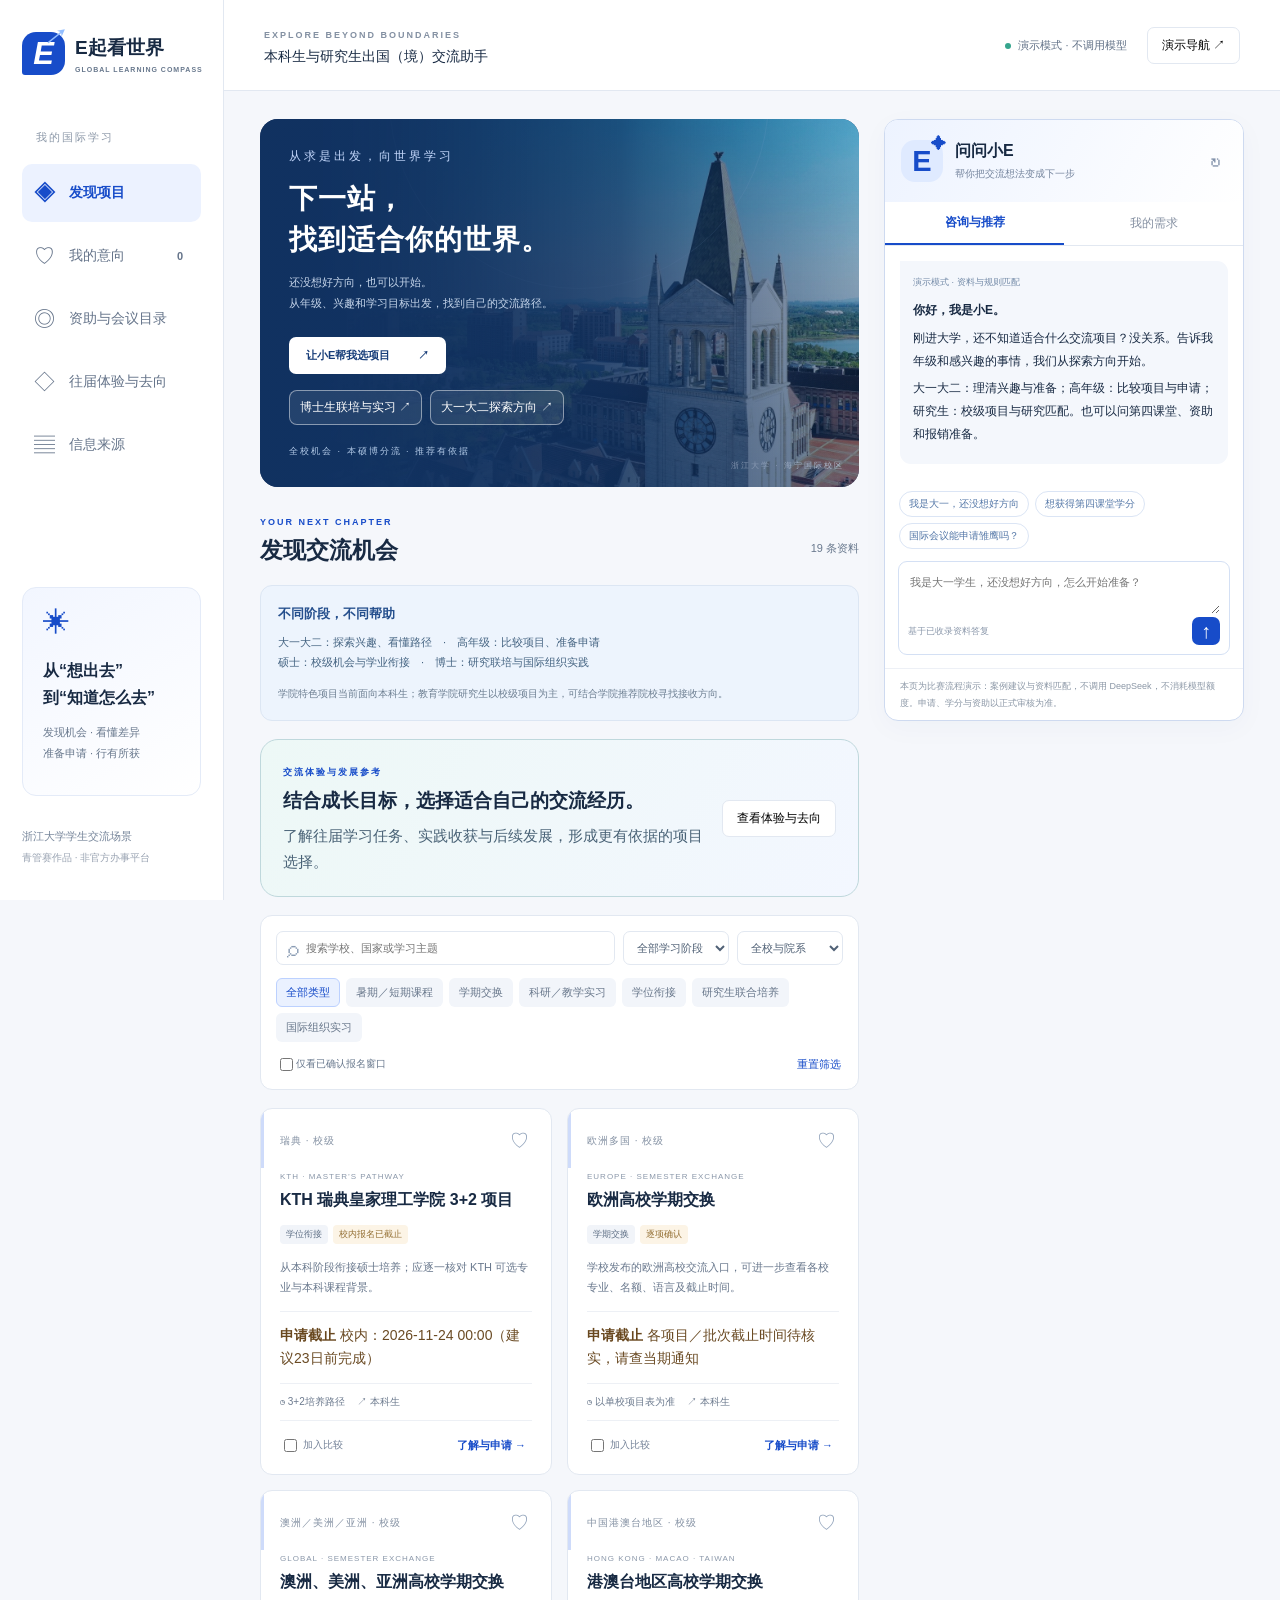
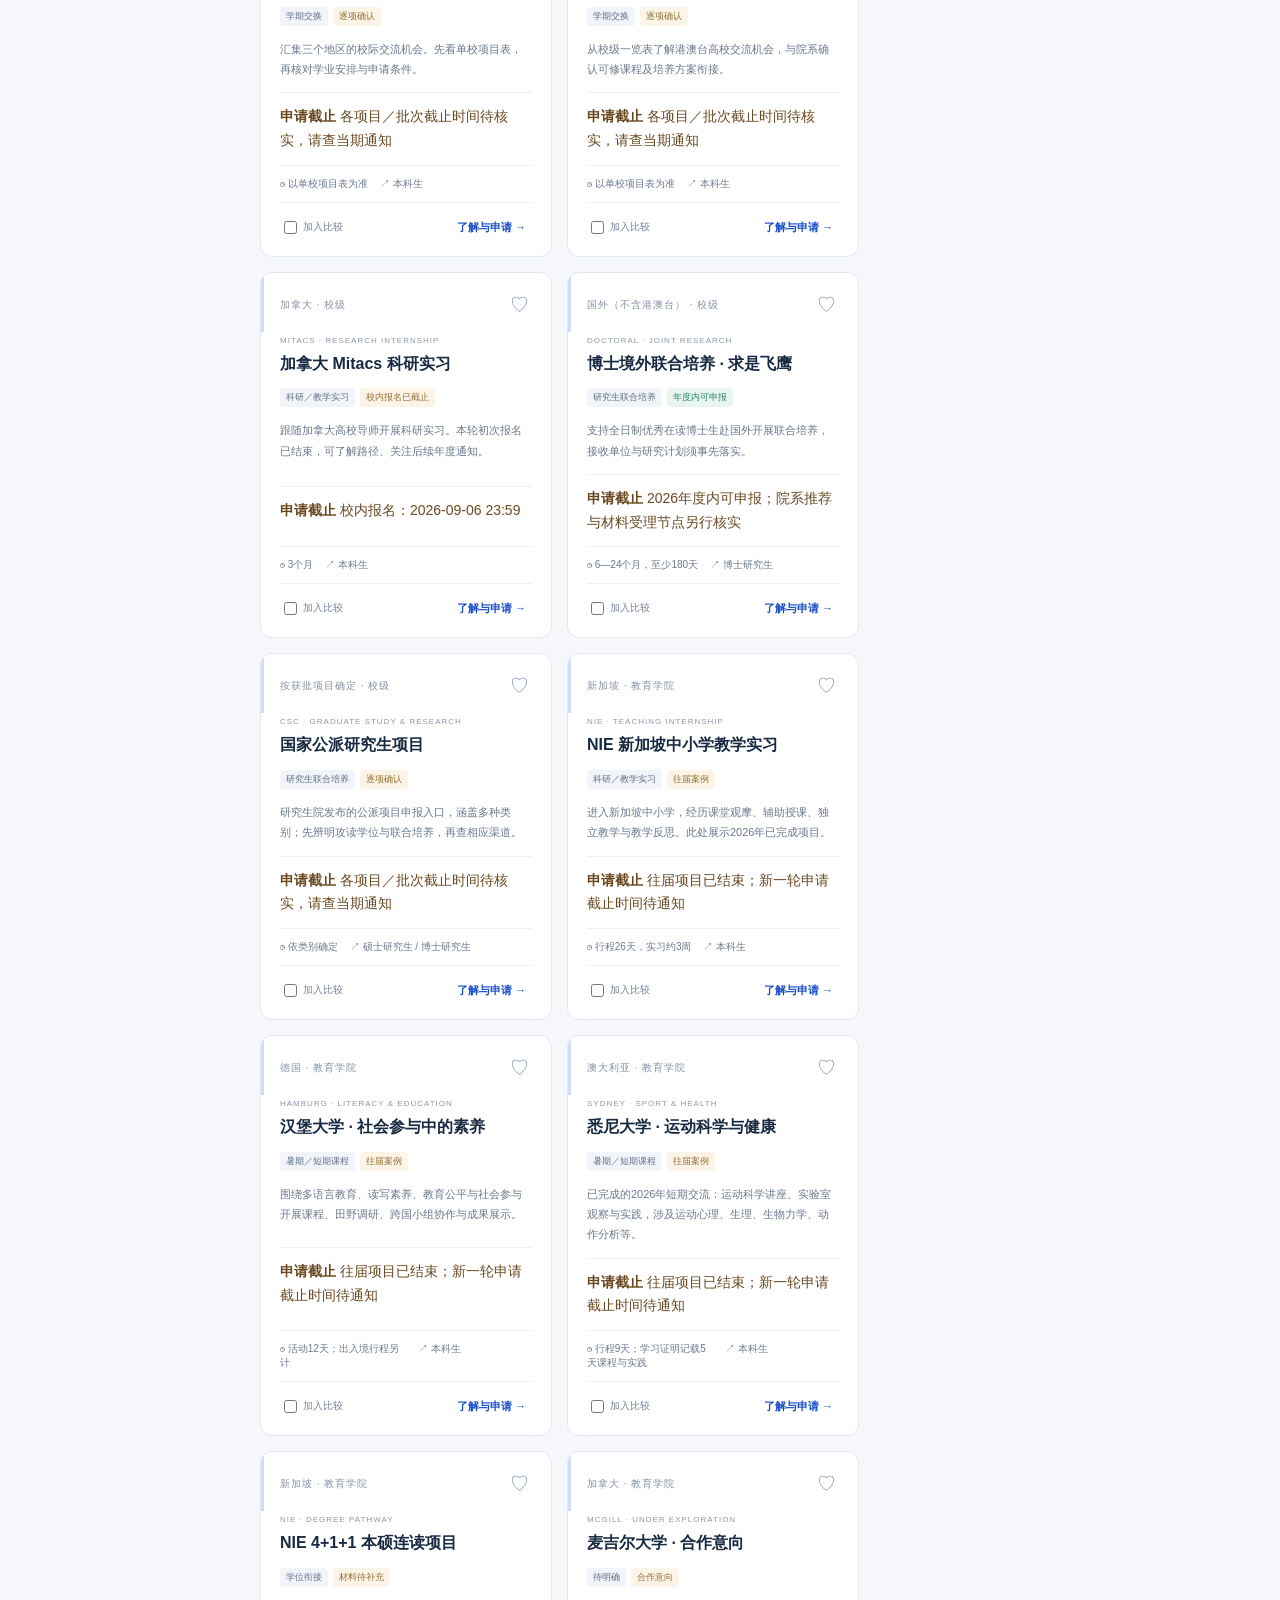
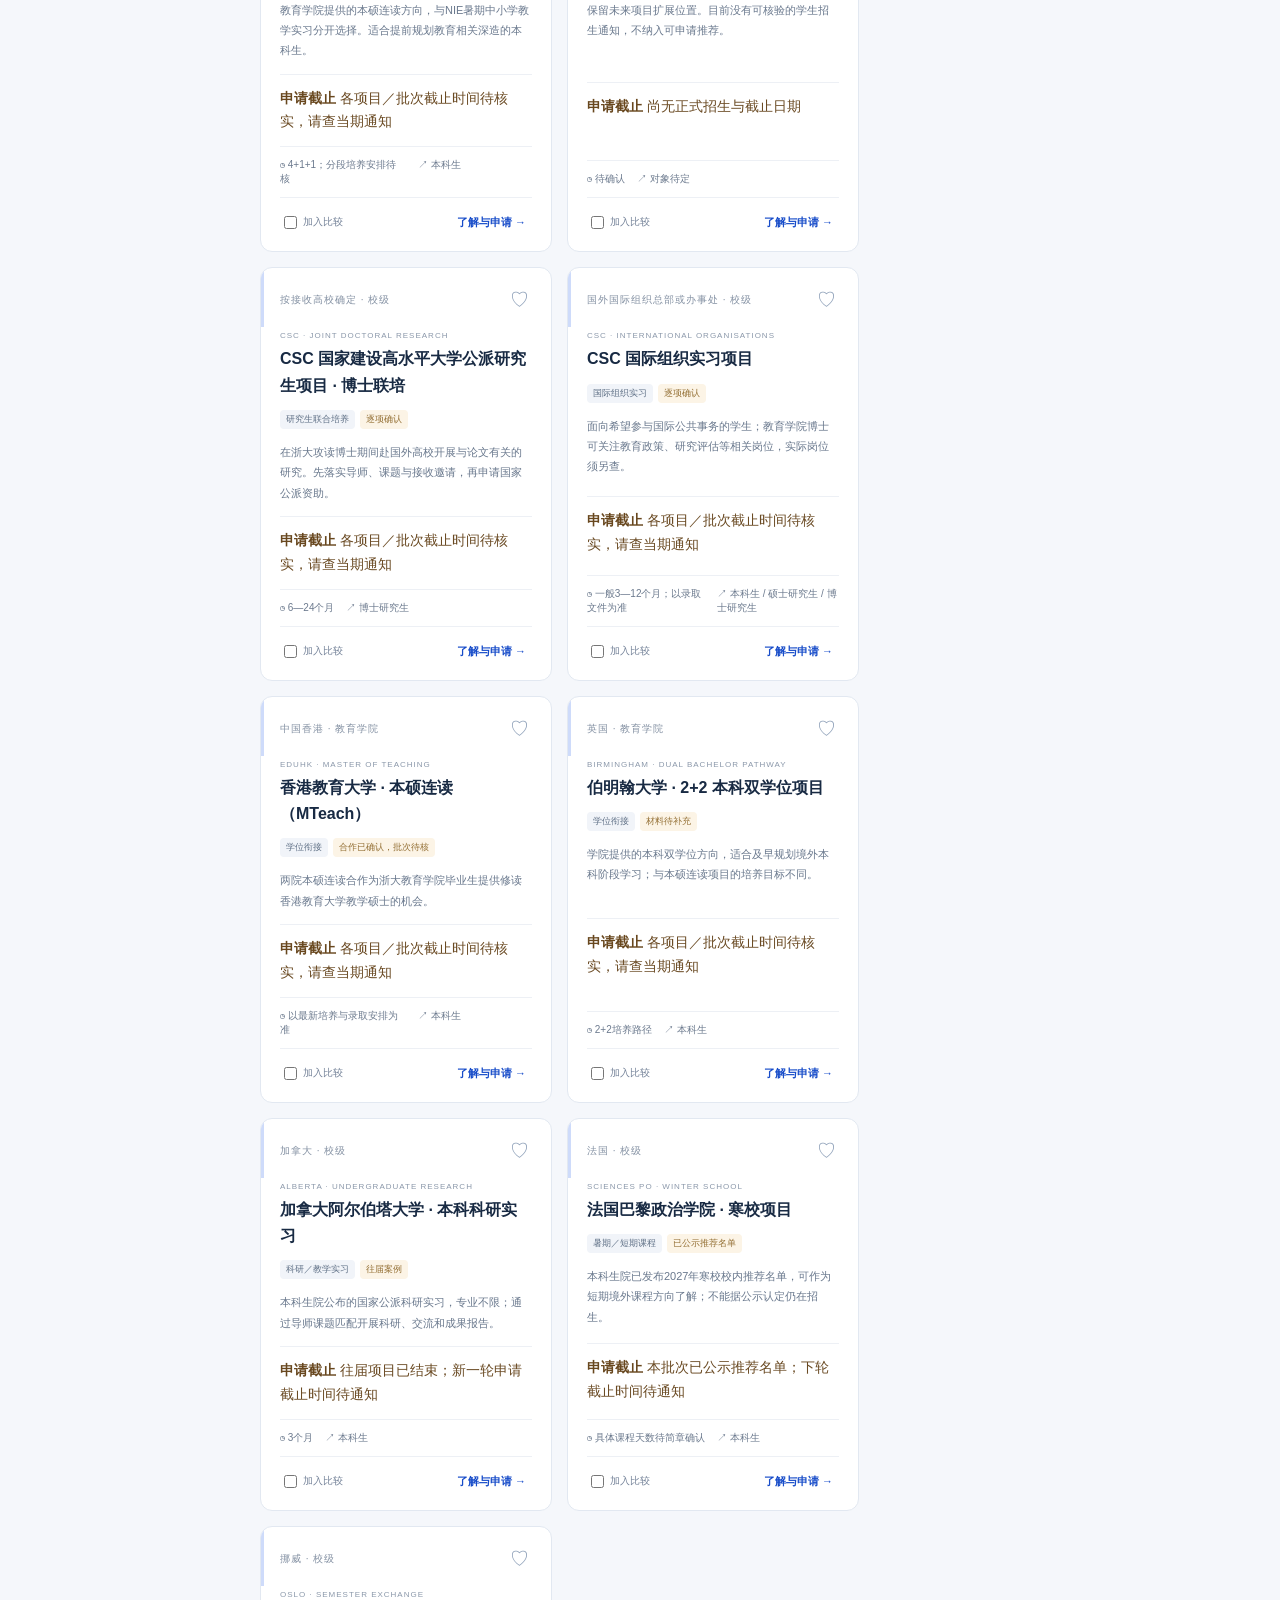
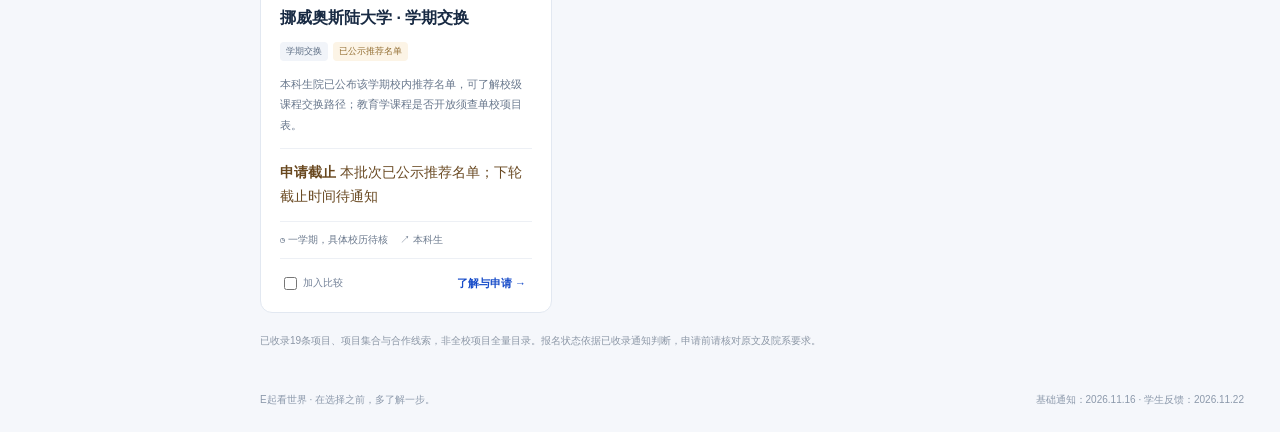
<file: e-world/index.html>
<!doctype html><html lang="zh-CN"><head><meta charset="UTF-8"><meta name="viewport" content="width=device-width,initial-scale=1"><meta name="description" content="从自己的学习目标出发，发现浙江大学出国境交流路径，比较项目、了解真实反馈、准备申请。"><title>E起看世界 · 学生交流助手</title><link rel="stylesheet" href="style.css?v=8"></head><body>
<aside class="sidebar"><a class="brand" href="#"><span class="brand-icon">E<span>↗</span></span><span>E起看世界<small>GLOBAL LEARNING COMPASS</small></span></a><div class="nav-label">我的国际学习</div><nav><button class="nav active" data-view="discover"><span>◈</span>发现项目</button><button class="nav" data-view="saved"><span>♡</span>我的意向 <b id="savedCount">0</b></button><button class="nav" data-view="funding"><span>◎</span>资助与会议目录</button><button class="nav" data-view="evidence"><span>◇</span>往届体验与去向</button><button class="nav" data-view="sources"><span>▤</span>信息来源</button></nav><div class="sidebar-note"><span class="little-star">✳</span><strong>从“想出去”<br>到“知道怎么去”</strong><p>发现机会 · 看懂差异<br>准备申请 · 行有所获</p></div><div class="sidebar-bottom">浙江大学学生交流场景<br><span>青管赛作品 · 非官方办事平台</span></div></aside>
<div class="shell"><header><div><span class="eyebrow">EXPLORE BEYOND BOUNDARIES</span><div class="header-sub">本科生与研究生出国（境）交流助手</div></div><div class="header-actions"><span class="mode"><i></i>演示模式 · 不调用模型</span><button class="quiet" id="demoButton">演示导航 ↗</button></div></header>
<main id="main"><section class="hero"><div class="hero-copy"><div class="hero-kicker">从求是出发，向世界学习</div><h1>下一站，<br>找到适合你的世界。</h1><p>还没想好方向，也可以开始。<br>从年级、兴趣和学习目标出发，找到自己的交流路径。</p><button class="primary light" id="startGuide">让小E帮我选项目 <span>↗</span></button><div class="case-shortcuts"><button data-preset="phd">博士生联培与实习 ↗</button><button data-preset="education">大一大二探索方向 ↗</button></div><div class="hero-caption">全校机会 · 本硕博分流 · 推荐有依据</div></div><div class="hero-photo" role="img" aria-label="浙江大学海宁国际校区校园"><span>浙江大学 · 海宁国际校区</span></div><div class="hero-orbit"></div></section>
<div class="workspace"><section class="project-area"><div class="section-heading"><div><span class="eyebrow blue">YOUR NEXT CHAPTER</span><h2 id="sectionTitle">发现交流机会</h2></div><span class="small" id="resultCount"></span></div>
<div class="stage-guide"><strong>不同阶段，不同帮助</strong><p>大一大二：探索兴趣、看懂路径　·　高年级：比较项目、准备申请<br>硕士：校级机会与学业衔接　·　博士：研究联培与国际组织实践</p><small>学院特色项目当前面向本科生；教育学院研究生以校级项目为主，可结合学院推荐院校寻找接收方向。</small></div><section class="feedback-banner"><div><span class="eyebrow blue">交流体验与发展参考</span><h3>结合成长目标，选择适合自己的交流经历。</h3><p>了解往届学习任务、实践收获与后续发展，形成更有依据的项目选择。</p></div><button class="quiet" data-info="evidence">查看体验与去向</button></section><div class="filter-box"><div class="filter-top"><label class="search"><span>⌕</span><input id="search" placeholder="搜索学校、国家或学习主题" aria-label="搜索项目"></label><select id="levelFilter" aria-label="筛选学习阶段"><option value="">全部学习阶段</option><option>本科生</option><option>硕士研究生</option><option>博士研究生</option></select><select id="scopeFilter" aria-label="筛选项目范围"><option value="">全校与院系</option><option value="校级">校级项目</option><option value="教育学院">教育学院特色</option></select></div><div class="chips" id="typeChips"></div><div class="filter-foot"><label><input type="checkbox" id="openOnly">仅看已确认报名窗口</label><button id="clearFilter" class="text-button">重置筛选</button></div></div>
<div id="matchBanner" class="match-banner" hidden></div><div class="cards" id="cards"></div><div class="catalog-note">已收录19条项目、项目集合与合作线索，非全校项目全量目录。报名状态依据已收录通知判断，申请前请核对原文及院系要求。</div></section>
<aside class="assistant-card" id="assistant"><div class="assistant-heading"><div class="avatar">E<span>✦</span></div><div><h3>问问小E</h3><p>帮你把交流想法变成下一步</p></div><button id="newChat" class="icon-btn" aria-label="重新开始咨询">↻</button></div><div class="assistant-tabs"><button class="active" id="talkTab">咨询与推荐</button><button id="profileTab">我的需求</button></div><div id="chatPanel"><div id="messages" role="log" aria-live="polite"></div><div id="suggestions" class="suggestions"></div><form id="chatForm"><textarea id="question" rows="2" placeholder="我是大一学生，还没想好方向，怎么开始准备？" aria-label="输入交流问题" maxlength="1600"></textarea><div class="composer-foot"><span>基于已收录资料答复</span><button type="submit" aria-label="发送问题">↑</button></div></form></div>
<form id="profilePanel" hidden><p class="small">不收集姓名、学号。填写偏好后，小E会解释匹配依据和待核实条件。</p><div class="form-grid"><label>学习阶段<select name="degree"><option value="">请选择</option><option>本科生</option><option>硕士研究生</option><option>博士研究生</option></select></label><label>所在学院<select name="college"><option value="">暂不填写</option><option>教育学院</option><option>其他学院</option></select></label><label>专业方向<select name="area"><option value="">暂不填写</option><option>教育学</option><option>体育</option><option>语言学</option><option>理工科</option><option>其他方向</option></select></label><label>首要目标<select name="goal"><option value="">请选择</option><option>课程学习</option><option>科研训练</option><option>教学实践</option><option>国际组织实践</option><option>学位深造</option><option>第四课堂</option><option>跨文化体验</option><option>暂不确定，先探索</option></select></label><label>可安排时间<select name="time"><option value="">暂不确定</option><option>暑期</option><option>寒假</option><option>学期</option><option>长期</option></select></label><label>语言准备<select name="language"><option value="">暂不填写</option><option>暂无证明</option><option>已有语言证明</option></select></label><label class="wide">经费偏好<select name="budget"><option value="">待了解项目后决定</option><option>需要资助</option><option>可考虑自费</option></select></label></div><button class="primary full" type="submit">查看适合的方向 ↗</button><p class="small">不会把方向相关等同于符合全部报名资格。</p></form><div class="assistant-disclaimer">本页为比赛流程演示：案例建议与资料匹配，不调用 DeepSeek，不消耗模型额度。申请、学分与资助以正式审核为准。</div></aside></div></main>
<footer><span>E起看世界 · 在选择之前，多了解一步。</span><span>基础通知：2026.11.16 · 学生反馈：2026.11.22</span></footer></div>
<div id="compareBar" class="compare-bar" hidden><span id="compareLabel"></span><button id="compareOpen" class="primary">比较项目 →</button><button id="compareClear" class="text-button">清空</button></div>
<dialog id="detailDialog"><button class="dialog-close" aria-label="关闭">×</button><div id="detailContent"></div></dialog><dialog id="infoDialog"><button class="dialog-close" aria-label="关闭">×</button><div id="infoContent"></div></dialog><div id="toast" role="status" hidden></div>
<script type="module" src="app.js?v=8"></script></body></html>
</file>
<file: e-world/style.css>
:root{--blue:#174cc9;--ink:#182a43;--muted:#68788d;--line:#e2e8f1;--paper:#f5f7fb;--teal:#137b71}*{box-sizing:border-box}body{margin:0;background:var(--paper);color:var(--ink);font-family:'Noto Sans SC','PingFang SC','Microsoft YaHei',sans-serif;font-size:14px}button,input,select,textarea{font:inherit}button,a,select{touch-action:manipulation}button{cursor:pointer;border:none}a{color:var(--blue);text-decoration:none}button:focus-visible,a:focus-visible,input:focus-visible,select:focus-visible,textarea:focus-visible{outline:3px solid #71a9ff;outline-offset:3px}button{transition:background .15s,transform .15s}button:hover{filter:brightness(.96)}[hidden]{display:none!important}.sidebar{width:224px;position:fixed;inset:0 auto 0 0;background:#fff;border-right:1px solid var(--line);padding:32px 22px;display:flex;flex-direction:column;z-index:10}.brand{display:flex;align-items:center;gap:10px;color:var(--ink);font-size:19px;font-weight:800;white-space:nowrap}.brand small{display:block;font-size:7px;letter-spacing:1px;margin-top:5px;color:var(--muted)}.brand-icon{width:43px;height:43px;display:grid;place-items:center;background:var(--blue);border-radius:14px 14px 14px 3px;font-size:31px;font-style:italic;color:#fff;position:relative;flex-shrink:0}.brand-icon span{position:absolute;font-size:20px;right:1px;top:-8px;color:#93beff}.nav-label{font-size:11px;color:#8c98a8;margin:55px 14px 14px;letter-spacing:2px}.nav{width:100%;padding:15px 12px;background:none;border-radius:10px;display:flex;align-items:center;gap:12px;color:#65748a;margin:5px 0;text-align:left}.nav span{font-size:21px;width:23px}.nav b{margin-left:auto;font-size:11px;background:white;padding:1px 6px;border-radius:5px}.nav.active{color:var(--blue);background:#ecf2ff;font-weight:700}.sidebar-note{margin-top:auto;border:1px solid #e4ebf8;border-radius:14px;padding:20px;background:linear-gradient(150deg,#f2f6ff,#fff)}.little-star{font-size:27px;color:var(--blue);display:block;margin-bottom:18px}.sidebar-note strong{font-size:16px;line-height:1.7}.sidebar-note p{font-size:11px;line-height:1.9;color:var(--muted)}.sidebar-bottom{font-size:11px;line-height:1.9;color:#77869b;margin-top:30px}.sidebar-bottom span{font-size:10px;color:#98a2b1}.shell{margin-left:224px}header{height:91px;padding:0 40px;display:flex;align-items:center;justify-content:space-between;background:#fff;border-bottom:1px solid var(--line)}.eyebrow{font-size:9px;font-weight:700;letter-spacing:2px;color:#8390a2}.header-sub{font-size:14px;margin-top:7px}.header-actions{display:flex;align-items:center;gap:20px}.mode{font-size:11px;color:#607086}.mode i{display:inline-block;background:#35a58d;width:6px;height:6px;border-radius:50%;margin-right:7px}.quiet{background:white;border:1px solid var(--line);padding:9px 14px;border-radius:7px;font-size:12px}main{max-width:1600px;margin:auto;padding:28px 36px}.hero{min-height:315px;border-radius:18px;position:relative;overflow:hidden;background:#122d5a;display:flex;color:white}.hero-copy{padding:35px 42px;width:55%;z-index:2;background:linear-gradient(90deg,#113261 60%,transparent)}.hero-kicker{font-size:12px;color:#c3d7fb;letter-spacing:3px}h1{font-size:35px;line-height:1.45;letter-spacing:1px;margin:14px 0 12px;font-weight:700}.hero p{font-size:12px;color:#c6d6eb;line-height:1.9;margin:0 0 23px}.primary{background:var(--blue);color:white;font-weight:600;padding:11px 17px;border-radius:7px}.primary.light{background:white;color:#163c78;font-size:12px;display:flex;gap:28px}.hero-caption{font-size:10px;letter-spacing:2px;color:#b3cae7;margin-top:20px}.hero-photo{width:60%;position:absolute;inset:0 0 0 auto;background:linear-gradient(90deg,#123360,transparent 60%),linear-gradient(0deg,#14345c66,#1f467315),url('assets/campus.jpg') center/cover}.hero-photo span{position:absolute;bottom:25px;right:25px;color:#f6f9ff;font-size:10px;letter-spacing:2px}.hero-orbit{width:380px;height:380px;border:1px solid #bed5ff22;border-radius:50%;position:absolute;right:15%;top:-210px}.workspace{display:grid;grid-template-columns:minmax(0,1fr) 360px;gap:25px;margin-top:32px}.section-heading{display:flex;align-items:center;justify-content:space-between;gap:8px}.blue{color:var(--blue)}h2{font-size:23px;margin:7px 0 19px}h3{margin:0;font-size:16px}.small{font-size:11px;line-height:1.8;color:var(--muted)}.filter-box{background:#fff;border:1px solid var(--line);border-radius:12px;padding:15px;margin-bottom:18px}.filter-top{display:flex;gap:8px}.search{flex:1;min-width:0;display:flex;align-items:center;border:1px solid var(--line);border-radius:7px;padding-left:10px}.search span{font-size:23px;color:#8a9cb4}.search input{width:100%;border:0;padding:10px 7px;outline:none;font-size:11px;border-radius:7px}select{border:1px solid var(--line);background:#fff;border-radius:7px;color:#506176;padding:9px;font-size:11px;max-width:100%}.chips{display:flex;gap:6px;flex-wrap:wrap;margin-top:13px}.chip{font-size:11px;background:#f2f5fa;color:#68778b;border:1px solid transparent;border-radius:6px;padding:6px 9px}.chip.active{background:#eaf1ff;color:var(--blue);border-color:#bcd1ff}.filter-foot{display:flex;justify-content:space-between;align-items:center;margin-top:13px;font-size:10px;color:var(--muted)}input[type=checkbox]{accent-color:var(--blue);vertical-align:middle}.text-button{background:none;color:var(--blue);font-size:11px;padding:2px}.cards{display:grid;grid-template-columns:repeat(2,minmax(0,1fr));gap:15px}.project-card{background:white;border:1px solid var(--line);border-radius:12px;padding:19px;display:flex;flex-direction:column;position:relative;overflow:hidden}.project-card:before{content:'';position:absolute;top:0;left:0;width:3px;height:59px;background:#cedbfa}.project-card:hover{border-color:#a9c2ef;box-shadow:0 5px 20px #14387308}.card-top{display:flex;justify-content:space-between;align-items:center;gap:6px}.flag{font-size:10px;color:#8491a3;letter-spacing:1px}.save-button{font-size:19px;background:none;color:#8fa1b9;padding:0 3px}.save-button.on{color:var(--blue)}.project-en{font-size:8px;color:#8b98aa;letter-spacing:1px;margin-top:18px}.project-card h3{font-size:16px;line-height:1.65;margin:6px 0 11px}.tags{display:flex;flex-wrap:wrap;gap:5px}.tag{background:#f1f4f9;color:#5e6f85;font-size:9px;border-radius:4px;padding:3px 6px}.status{color:#947035;background:#fcf4e6}.status.open{background:#e9f6ef;color:#288467}.project-card p{font-size:11px;line-height:1.85;color:#69788d;margin:13px 0}.card-meta{display:flex;gap:12px;border-top:1px solid #edf0f5;border-bottom:1px solid #edf0f5;padding:11px 0;margin-top:auto;font-size:10px;color:#6c7a8e}.card-meta span{max-width:50%}.card-bottom{display:flex;align-items:center;justify-content:space-between;margin-top:15px;font-size:10px;color:#76849a}.card-bottom button{background:none;color:var(--blue);font-weight:600;font-size:11px}.card-match{padding:9px;margin:10px 0 0;background:#f0f7f5;color:#348374;font-size:10px;line-height:1.7;border-radius:5px}.catalog-note{margin-top:18px;color:#8c97a6;font-size:10px;line-height:1.9}.assistant-card{border:1px solid #cedaf0;background:white;border-radius:14px;align-self:start;position:sticky;top:18px;overflow:hidden;box-shadow:0 7px 28px #16438e08}.assistant-heading{background:linear-gradient(120deg,#edf3ff,#fff);display:flex;align-items:center;padding:20px 16px;gap:12px}.avatar{width:42px;height:42px;background:#dfeaff;color:var(--blue);font-size:29px;font-weight:800;border-radius:14px;display:grid;place-items:center;position:relative}.avatar span{position:absolute;right:-3px;top:-5px;font-size:15px}.assistant-heading h3{font-size:16px}.assistant-heading p{font-size:10px;margin:5px 0 0;color:#74849d}.icon-btn{margin-left:auto;font-size:22px;background:none;color:#8292ab}.assistant-tabs{display:flex;border-bottom:1px solid var(--line)}.assistant-tabs button{width:50%;padding:12px;background:none;font-size:12px;color:#8590a2}.assistant-tabs button.active{color:var(--blue);border-bottom:2px solid var(--blue);font-weight:600}#messages{padding:15px;max-height:430px;min-height:255px;overflow:auto;scroll-behavior:smooth}.message{padding:13px;background:#f4f7fc;border-radius:0 11px 11px 11px;margin-bottom:12px;font-size:12px;line-height:1.9;overflow-wrap:anywhere}.message.user{margin-left:24px;border-radius:11px 0 11px 11px;background:#eaf0ff;color:#234e94}.message h4{font-size:12px;margin:8px 0 4px}.message p{margin:5px 0}.message ul{padding-left:17px;margin:6px 0}.message .mini-project{display:block;border:1px solid #d8e3f6;background:white;border-radius:8px;margin:8px 0;padding:10px;text-align:left;width:100%;line-height:1.6;color:var(--ink);font-size:11px}.mini-project strong{display:block;color:var(--blue);margin-bottom:5px}.mini-project small{display:block;font-size:9px;color:#6e7c90}.suggestions{padding:0 14px 12px;display:flex;gap:6px;flex-wrap:wrap}.suggestions button{background:white;border:1px solid #dbe5f5;color:#5578a8;border-radius:14px;padding:5px 9px;font-size:10px}#chatForm{margin:0 13px 13px;border:1px solid #d4e0f4;border-radius:9px;padding:9px}textarea{width:100%;resize:vertical;border:0;outline:none;font-size:11px;line-height:1.8;color:var(--ink);background:none}.composer-foot{display:flex;align-items:center;justify-content:space-between;font-size:9px;color:#8b98ab}.composer-foot button{background:var(--blue);width:28px;height:28px;border-radius:7px;color:white;font-size:20px}.assistant-disclaimer{padding:9px 15px;border-top:1px solid #edf0f6;font-size:9px;color:#8b97a6;line-height:1.8}#profilePanel{padding:15px}.form-grid{display:grid;grid-template-columns:1fr 1fr;gap:12px;margin:15px 0}.form-grid label{font-size:10px;color:#65768c}.form-grid select{display:block;width:100%;margin-top:5px}.wide{grid-column:1/-1}.full{width:100%}.match-banner{border:1px solid #cddfed;background:#eaf4fb;padding:13px;margin-bottom:15px;border-radius:9px;font-size:11px;line-height:1.8}.match-banner button{float:right}.empty{grid-column:1/-1;text-align:center;padding:45px 15px;background:white;border:1px dashed #cbd5e5;border-radius:12px;color:#75849a;line-height:2}.compare-bar{position:fixed;bottom:24px;left:50%;transform:translateX(-40%);z-index:15;background:#fff;border:1px solid #b7cdf1;border-radius:12px;padding:13px 20px;box-shadow:0 10px 45px #12357026;display:flex;align-items:center;gap:22px;font-size:12px}footer{max-width:1600px;margin:0 auto;padding:15px 36px 25px;display:flex;justify-content:space-between;color:#8c99ab;font-size:10px}dialog{width:min(850px,94vw);max-height:88vh;overflow:auto;border:none;border-radius:18px;padding:32px;color:var(--ink);box-shadow:0 25px 100px #09234b55}dialog::backdrop{background:#0b204561;backdrop-filter:blur(4px)}.dialog-close{float:right;font-size:26px;color:#73849c;background:#f0f4fa;border-radius:50%;width:34px;height:34px;position:sticky;top:0;z-index:2}.detail-title{max-width:90%;font-size:26px;line-height:1.5;margin:10px 0}.detail-grid{display:grid;grid-template-columns:1fr 1fr;gap:12px;margin:20px 0}.detail-grid>div{background:#f4f7fb;border:1px solid #e4eaf4;padding:14px;border-radius:8px}.detail-grid small{display:block;color:#8390a4;margin-bottom:6px}.detail-grid p{font-size:12px;line-height:1.8;margin:0}.detail-section{margin-top:24px}.detail-section h3{font-size:15px;margin-bottom:12px}.detail-section p,.detail-section li{font-size:12px;line-height:1.9;color:#61718a}.detail-section ul,.detail-section ol{padding-left:21px}.detail-section .quote{padding:15px;background:#f3f7ff;border-left:3px solid #8bb0ef;margin:12px 0;border-radius:0 8px 8px 0}.quote small{font-size:10px;color:#7c91ac}.checklist{display:grid;gap:10px}.checklist label{font-size:12px;background:#f8faff;padding:10px;border:1px solid #e4eaf5;border-radius:7px;line-height:1.7}.detail-actions{display:flex;gap:10px;margin-top:20px;flex-wrap:wrap}.source-line{padding-top:15px;border-top:1px solid var(--line);font-size:10px;color:#8c99aa;line-height:1.8;margin-top:24px}.info-table{width:100%;border-collapse:collapse;margin:20px 0;font-size:12px}.info-table th,.info-table td{padding:13px;text-align:left;border-bottom:1px solid var(--line);vertical-align:top;line-height:1.8}.info-table th{background:#edf3fc;color:#39628f}.notice{padding:15px;border-radius:9px;background:#f3f7fd;border:1px solid var(--line);font-size:12px;line-height:1.9;color:#62758f;margin:12px 0}.source-item{padding:17px;border:1px solid var(--line);border-radius:10px;margin:12px 0}.source-item p{font-size:12px;line-height:1.8;color:#7b8ca1}#toast{position:fixed;bottom:95px;left:50%;transform:translateX(-50%);background:#193860;color:white;border-radius:8px;padding:12px 23px;z-index:40;font-size:12px}.flow{display:grid;grid-template-columns:repeat(3,1fr);gap:12px;margin:20px 0}.flow>div{background:#eff5ff;padding:18px;border-radius:9px}.flow b{font-size:20px;color:var(--blue)}.flow p{font-size:12px;line-height:1.9;color:#667a95}.compare-scroll{overflow:auto}.compare-scroll table{min-width:600px}.badge-blue{color:var(--blue);font-size:10px;letter-spacing:1px}.detail-source-link{display:inline-block;margin-top:5px;font-size:11px}
@media(min-width:1550px){.workspace{grid-template-columns:minmax(0,1fr) 390px}.hero{min-height:340px}h1{font-size:40px}.cards{gap:20px}.project-card{padding:23px}.project-card h3{font-size:18px}}
@media(max-width:1200px){.sidebar{width:185px;padding:25px 15px}.brand{font-size:16px}.brand small{font-size:6px}.shell{margin-left:185px}main{padding:23px}.workspace{grid-template-columns:minmax(0,1fr) 325px;gap:18px}header{padding:0 25px}.filter-top{flex-wrap:wrap}.search{flex-basis:100%}.cards{grid-template-columns:1fr}.hero-copy{padding:28px}.hero{min-height:310px}h1{font-size:31px}}
@media(max-width:850px){.sidebar{position:static;width:100%;padding:15px;display:flex;flex-direction:row;align-items:center;gap:15px}.brand{font-size:16px}.brand small,.nav-label,.sidebar-note,.sidebar-bottom{display:none}.sidebar nav{display:flex;margin-left:auto}.nav{width:auto;padding:8px;font-size:11px;gap:5px}.nav span{display:none}.shell{margin:0}header{height:65px}.eyebrow{font-size:8px}.header-sub{font-size:11px}.header-actions{gap:8px}.mode{display:none}.workspace{grid-template-columns:1fr}.assistant-card{position:static;grid-row:1}.hero-copy{width:80%;padding:25px}.hero-photo{width:75%;opacity:.7}.hero{min-height:310px}.cards{grid-template-columns:1fr 1fr}#messages{min-height:140px;max-height:330px}.assistant-heading{padding:15px}.compare-bar{transform:translateX(-50%);width:90%;justify-content:space-between;gap:6px}.form-grid{grid-template-columns:repeat(3,1fr)}.wide{grid-column:auto}footer{gap:20px}}
@media(max-width:520px){.sidebar{flex-wrap:wrap}.sidebar nav{margin:0;width:100%;justify-content:space-between}.nav{font-size:11px}.brand-icon{width:34px;height:34px;font-size:25px}main{padding:15px}.hero h1{font-size:27px}.hero-kicker{font-size:10px}.hero-copy{width:100%}.hero-photo{width:90%}.hero-photo span{display:none}.cards{grid-template-columns:1fr}.detail-grid{grid-template-columns:1fr}dialog{padding:22px}.detail-title{font-size:21px}.flow{grid-template-columns:1fr}.form-grid{grid-template-columns:1fr 1fr}.header-sub{font-size:10px}.header-actions .quiet{font-size:10px;padding:7px}.info-table td,.info-table th{padding:8px;font-size:10px}footer{padding:15px;font-size:9px}}

.ai-text{white-space:pre-wrap;overflow-wrap:anywhere}.ai-label{font-size:9px;color:#748ba8;margin-bottom:8px}.chat-pending{color:#6d86ac;font-size:12px}.code-panel{padding:15px;background:#eef4ff;border-bottom:1px solid #d5e2f5}.code-panel input{padding:9px;border:1px solid #bccdeb;border-radius:6px;width:100%;margin:8px 0}.code-panel p{font-size:11px;line-height:1.8;color:#617590}.code-panel button{width:100%}
@media(min-width:851px){main{display:grid;grid-template-columns:minmax(0,1fr) 360px;column-gap:25px;row-gap:25px;align-items:start}.workspace{display:contents}.hero{grid-column:1;grid-row:1;min-height:300px}.hero-copy{width:100%;padding:29px;background:linear-gradient(90deg,#113261e8 15%,#113261b8 60%,#11326112)}.hero-photo{width:90%;opacity:.8}.hero h1{font-size:28px}.hero-caption{font-size:9px}.hero-photo span{font-size:8px;right:15px;bottom:16px}.project-area{grid-column:1;grid-row:2}.assistant-card{grid-column:2;grid-row:1 / span 2;top:20px}.hero p{font-size:11px}#messages{max-height:410px;min-height:230px}.hero .primary{font-size:11px}}@media(min-width:1550px){main{grid-template-columns:minmax(0,1fr) 400px}.hero h1{font-size:33px}}@media(min-width:851px) and (max-width:1100px){main{grid-template-columns:minmax(0,1fr) 310px;gap:18px}.hero-copy{padding:22px}.hero h1{font-size:25px}.hero-kicker{font-size:10px}.hero-caption{letter-spacing:1px}}

.case-shortcuts{display:flex;gap:8px;flex-wrap:wrap;margin-top:16px}.case-shortcuts button{border:1px solid #ffffff77;color:white;background:#ffffff15;border-radius:8px;padding:8px 10px;font-size:12px;cursor:pointer}.flow{grid-template-columns:repeat(2,minmax(0,1fr))}@media(max-width:600px){.flow{grid-template-columns:1fr}}

.stage-guide{padding:15px 17px;margin:0 0 16px;border-radius:12px;border:1px solid #dce6f3;background:#edf4fd;line-height:1.8}.stage-guide strong{color:#254f8d;font-size:13px}.stage-guide p{font-size:11px;color:#456482;margin:7px 0}.stage-guide small{font-size:10px;color:#6c7e91}.conference-search{width:100%;border:1px solid #bdcce3;border-radius:8px;padding:12px}.conference-results{max-height:350px;overflow:auto}.conference-results .source-item{margin:7px 0;padding:12px}.conference-results small{color:#789;font-size:10px}

/* Student feedback and outcomes */
.feedback-banner{margin:18px 0;padding:22px;border:1px solid #bfd8dc;border-radius:18px;background:linear-gradient(120deg,#edf8f6,#f3f7ff);display:flex;align-items:center;gap:18px}.feedback-banner h3{font-size:19px;line-height:1.5;margin:8px 0}.feedback-banner p{font-size:15px;line-height:1.7;margin:0;color:#496276}.feedback-banner button{flex-shrink:0}.deadline-line{font-size:14px;line-height:1.7;padding:12px 0;color:#6a4a23;border-top:1px solid #edf0f5;margin-top:auto}.deadline-line strong{color:#68471e}.detail-deadline{padding:18px;background:#fff8e9;border:1px solid #eddfc5;border-radius:12px;margin:20px 0}.detail-deadline small{font-size:14px}.reading-link{padding:14px 16px;border:1px solid #d9e4ec;border-radius:10px;margin:10px 0;background:#f6f9fc}.reading-link a{font-size:16px;font-weight:600}.reading-link small{display:block;font-size:14px;line-height:1.6;color:#637788;margin-top:6px}.evidence-stats{display:grid;grid-template-columns:repeat(3,1fr);gap:12px;margin:20px 0}.evidence-stats div{border-radius:12px;background:#edf5f7;padding:18px}.evidence-stats b{display:block;font-size:29px;color:#126e77}.evidence-stats span{font-size:14px;color:#476172}.experience-grid{display:grid;grid-template-columns:1fr 1fr;gap:16px}.experience-grid article{padding:20px;border:1px solid #d7e3eb;border-radius:14px}.experience-grid h3{font-size:18px;line-height:1.6}.destination-tags{display:flex;flex-wrap:wrap;gap:8px;margin:16px 0}.destination-tags span{font-size:14px;border-radius:20px;padding:7px 12px;background:#edf2fa;color:#254c77}.history-table th,.history-table td{font-size:14px!important}.history-table td:first-child{min-width:205px}.history-table{min-width:620px}#infoContent>p{line-height:1.8}
@media(max-width:700px){.feedback-banner{display:block}.feedback-banner button{margin-top:14px}.experience-grid{grid-template-columns:1fr}.evidence-stats{gap:6px}.evidence-stats div{padding:12px 8px}.evidence-stats b{font-size:24px}.evidence-stats span{font-size:13px}}
</file>
